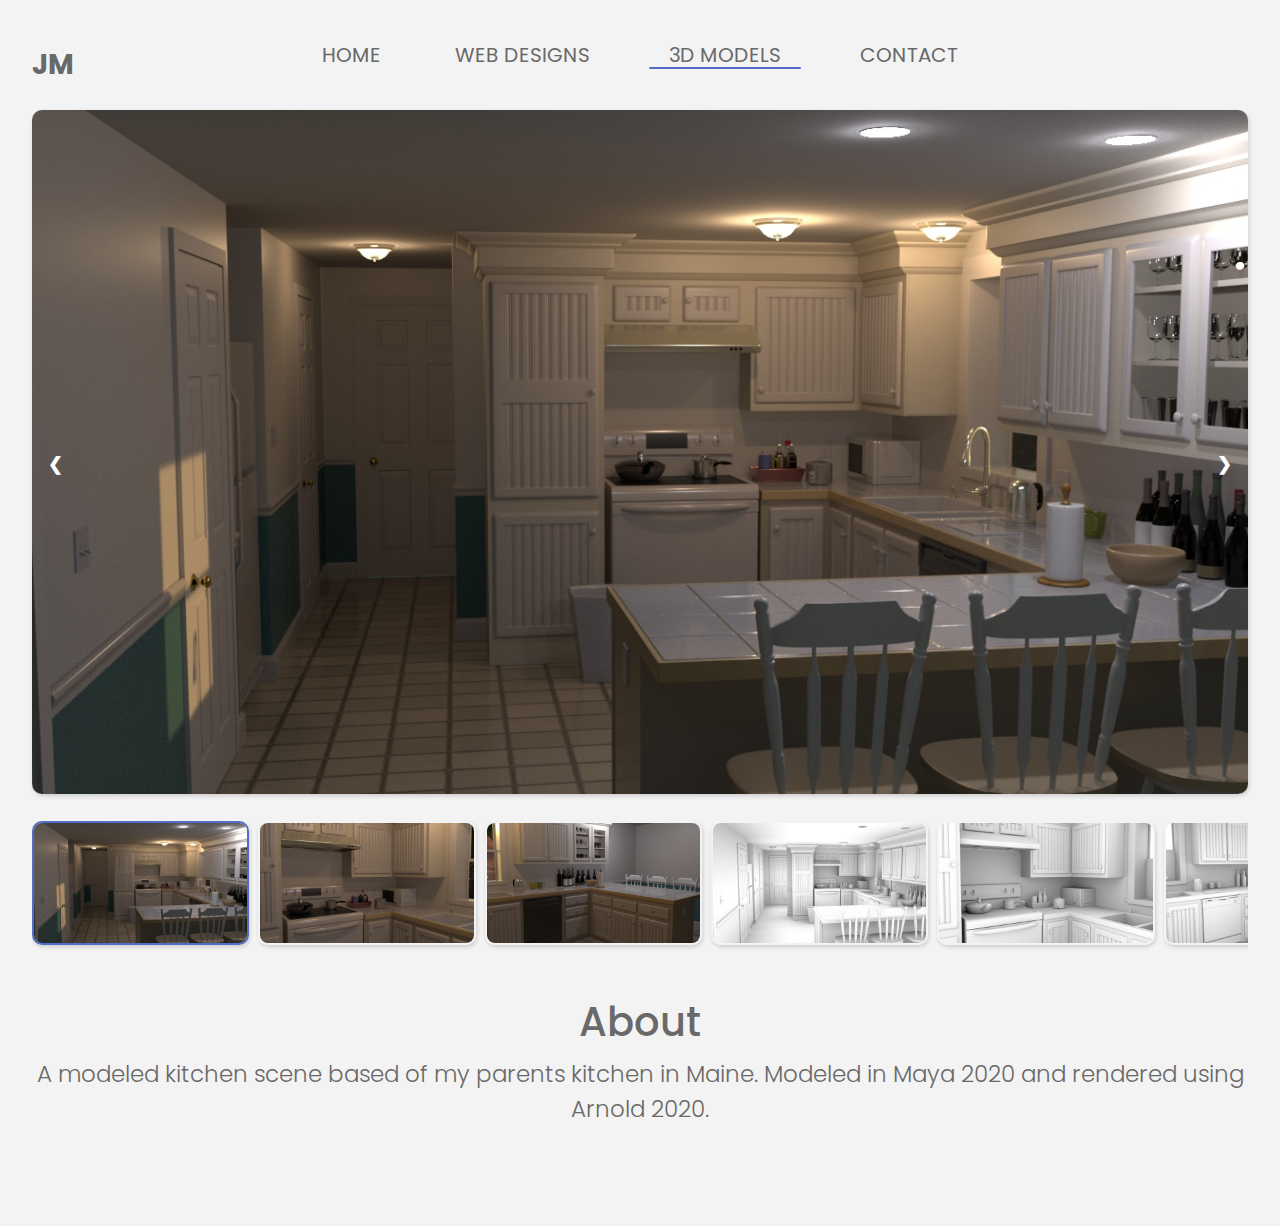
<file: KitchenModel.html>
<!DOCTYPE html>
<html lang="en">

<head>
    <meta charset="UTF-8">
    <meta http-equiv="X-UA-Compatible" content="IE=edge">
    <meta name="viewport" content="width=device-width, initial-scale=1.0">
    <title>Kitchen Model</title>
    <link rel="stylesheet" type="text/css" href="css/style.css">
    <link rel="stylesheet" type="text/css" href="css/modelSlides.css">
    <style>
        /* .slideshow {
            width: 95%;
            max-width: 1450px;
            position: relative;
            margin: auto;
        }

        .slideshow__slide {
            display: none;
        }

        .slideshow img {
            width: 100%;
            box-shadow: 1px 2px 4px rgb(0 0 0 / 0.16);
            border-radius: 10px;
        }

        .prev,
        .next {
            width: auto;
            cursor: pointer;
            position: absolute;
            top: 50%;
            margin-top: -22px;
            padding: 16px;
            font-weight: bold;
            font-size: 18px;
            transition: 0.6s ease;
            border-radius: 0 3px 3px 0;
            color: white;
        }

        .next {
            right: 0;
            border-radius: 3px 0 0 3px;
        }

        .prev:hover,
        .next:hover {
            background-color: rgba(0, 0, 0, 0.8);
        }

        .slideshow__carousel {
            width: 95%;
            height: auto;
            max-width: 1450px;
            position: relative;
            margin: auto;
            margin-top: 20px;
            margin-bottom: 50px;
            padding: 0;
            white-space: nowrap;
            overflow-x: auto;
        }

        .slideshow__carousel::-webkit-scrollbar {
            background-color: #CDCDCD;
            height: 18px;
            border-radius: 14px;
        }

        .slideshow__carousel::-webkit-scrollbar-thumb {
            background-color: #5A5A5A;
            min-width: 20%;
            border-radius: 10px;
        }

        .slideshow__button {
            height: 120px;
            border-radius: 10px;
            margin-right: 5px;
            cursor: pointer;
            border: 2px solid #f3f3f3;
            transition: border 0.3s ease;
            box-shadow: 1px 2px 4px rgb(0 0 0 / 0.16);
        }

        .active,
        .slideshow__button:hover {
            border: 2px solid #516DC9;
        }

        @media only screen and (max-width:1024px) {

            .prev,
            .next {
                width: auto;
                cursor: pointer;
                position: absolute;
                top: 50%;
                margin-top: -22px;
                padding: 16px;
                font-weight: bold;
                font-size: 18px;
                transition: 0.6s ease;
                border-radius: 0 3px 3px 0;
                color: white;
            }

            .next {
                right: 0;
                border-radius: 3px 0 0 3px;
            }

            .prev:hover,
            .next:hover {
                background-color: none;
            }

            .slideshow__carousel::-webkit-scrollbar {
                height: 12px;
            }

            .slideshow__button {
                height: 80px;
            }
        }

        @media only screen and (max-width:768px) {
            .slideshow {
                width: 100%;
            }

            .slideshow img {
                border-radius: 0px;
            }

            .slideshow__carousel {
                margin-top: 10px;
                margin-bottom: 40px;
            }

            .slideshow__button {
                height: 60px;
            }
        }

        .modelInfo {
            width: 95%;
            max-width: 1450px;
            margin: auto;
            margin-bottom: 100px;
            text-align: center;
        }

        .modelInfo h2 {
            font-size: 40px;
            line-height: 1em;
            font-weight: 500;
            color: #696969;
            margin: 0 0 15px;
        }

        .modelInfo p {
            font-size: 23px;
            font-weight: 300;
            line-height: 1.5em;
            margin: 0;
            color: #696969;
        }

        @media only screen and (max-width:1024px) {
            .modelInfo h2 {
                font-size: 28px;
            }

            .modelInfo p {
                font-size: 20px;
            }
        }

        @media only screen and (max-width:768px) {
            .modelInfo h2 {
                font-size: 24px;
                margin-bottom: 10px;
            }

            .modelInfo p {
                font-size: 16px;
            }
        } */
    </style>
</head>

<body>
    <!-- navigation -->
    <div class="logo">JM</div>


    <div class="nav">
        <div class="nav__logo">JM</div>
        <ul class="nav__list">
            <a href="index.html">
                <li class="nav__link">HOME</li>
            </a>
            <a href="WebDesigns.html">
                <li class="nav__link">WEB DESIGNS</li>
            </a>
            <a href="3D.html">
                <li class="nav__linkActive">3D MODELS</li>
            </a>

            <a href="contact.html">
                <li class="nav__link">CONTACT</li>
            </a>
        </ul>
    </div>



    <!-- Slideshow -->
    <div class="slideshow">

        <!-- Full-width images with number and caption text -->
        <div class="slideshow__slide">
            <img src="images/Kitchen/KitchenRender1.jpg">
        </div>
        <div class="slideshow__slide">
            <img src="images/Kitchen/KitchenRender2.jpg">
        </div>
        <div class="slideshow__slide">
            <img src="images/Kitchen/KitchenRender3.jpg">
        </div>
        <div class="slideshow__slide">
            <img src="images/Kitchen/KitchenRenderOcclusion1.jpg">
        </div>
        <div class="slideshow__slide">
            <img src="images/Kitchen/KitchenRenderOcclusion2.jpg">
        </div>
        <div class="slideshow__slide">
            <img src="images/Kitchen/KitchenRenderOcclusion3.jpg">
        </div>
        <div class="slideshow__slide">
            <img src="images/Kitchen/KitchenRenderWireframe1.jpg">
        </div>
        <div class="slideshow__slide">
            <img src="images/Kitchen/KitchenRenderWireframe2.jpg">
        </div>
        <div class="slideshow__slide">
            <img src="images/Kitchen/KitchenRenderWireframe3.jpg">
        </div>


        <!-- Next and previous buttons -->
        <a class="prev" onclick="plusSlides(-1)">&#10094;</a>
        <a class="next" onclick="plusSlides(1)">&#10095;</a>
    </div>

    <div class="slideshow__carousel">
        <img src="images/Kitchen/KitchenRender1.jpg" onclick="currentSlide(1)" class="slideshow__button">
        <img src="images/Kitchen/KitchenRender2.jpg" onclick="currentSlide(2)" class="slideshow__button">
        <img src="images/Kitchen/KitchenRender3.jpg" onclick="currentSlide(3)" class="slideshow__button">
        <img src="images/Kitchen/KitchenRenderOcclusion1.jpg" onclick="currentSlide(4)" class="slideshow__button">
        <img src="images/Kitchen/KitchenRenderOcclusion2.jpg" onclick="currentSlide(5)" class="slideshow__button">
        <img src="images/Kitchen/KitchenRenderOcclusion3.jpg" onclick="currentSlide(6)" class="slideshow__button">
        <img src="images/Kitchen/KitchenRenderWireframe1.jpg" onclick="currentSlide(7)" class="slideshow__button">
        <img src="images/Kitchen/KitchenRenderWireframe2.jpg" onclick="currentSlide(8)" class="slideshow__button">
        <img src="images/Kitchen/KitchenRenderWireframe3.jpg" onclick="currentSlide(9)" class="slideshow__button">
    </div>

    <div class="modelInfo">
        <h2>About</h2>
        <p>A modeled kitchen scene based of my parents kitchen in Maine. Modeled in Maya 2020 and rendered using Arnold
            2020.</p>
    </div>
</body>

<footer>
    <script src="javascript/models.js"></script>
</footer>

</html>
</file>
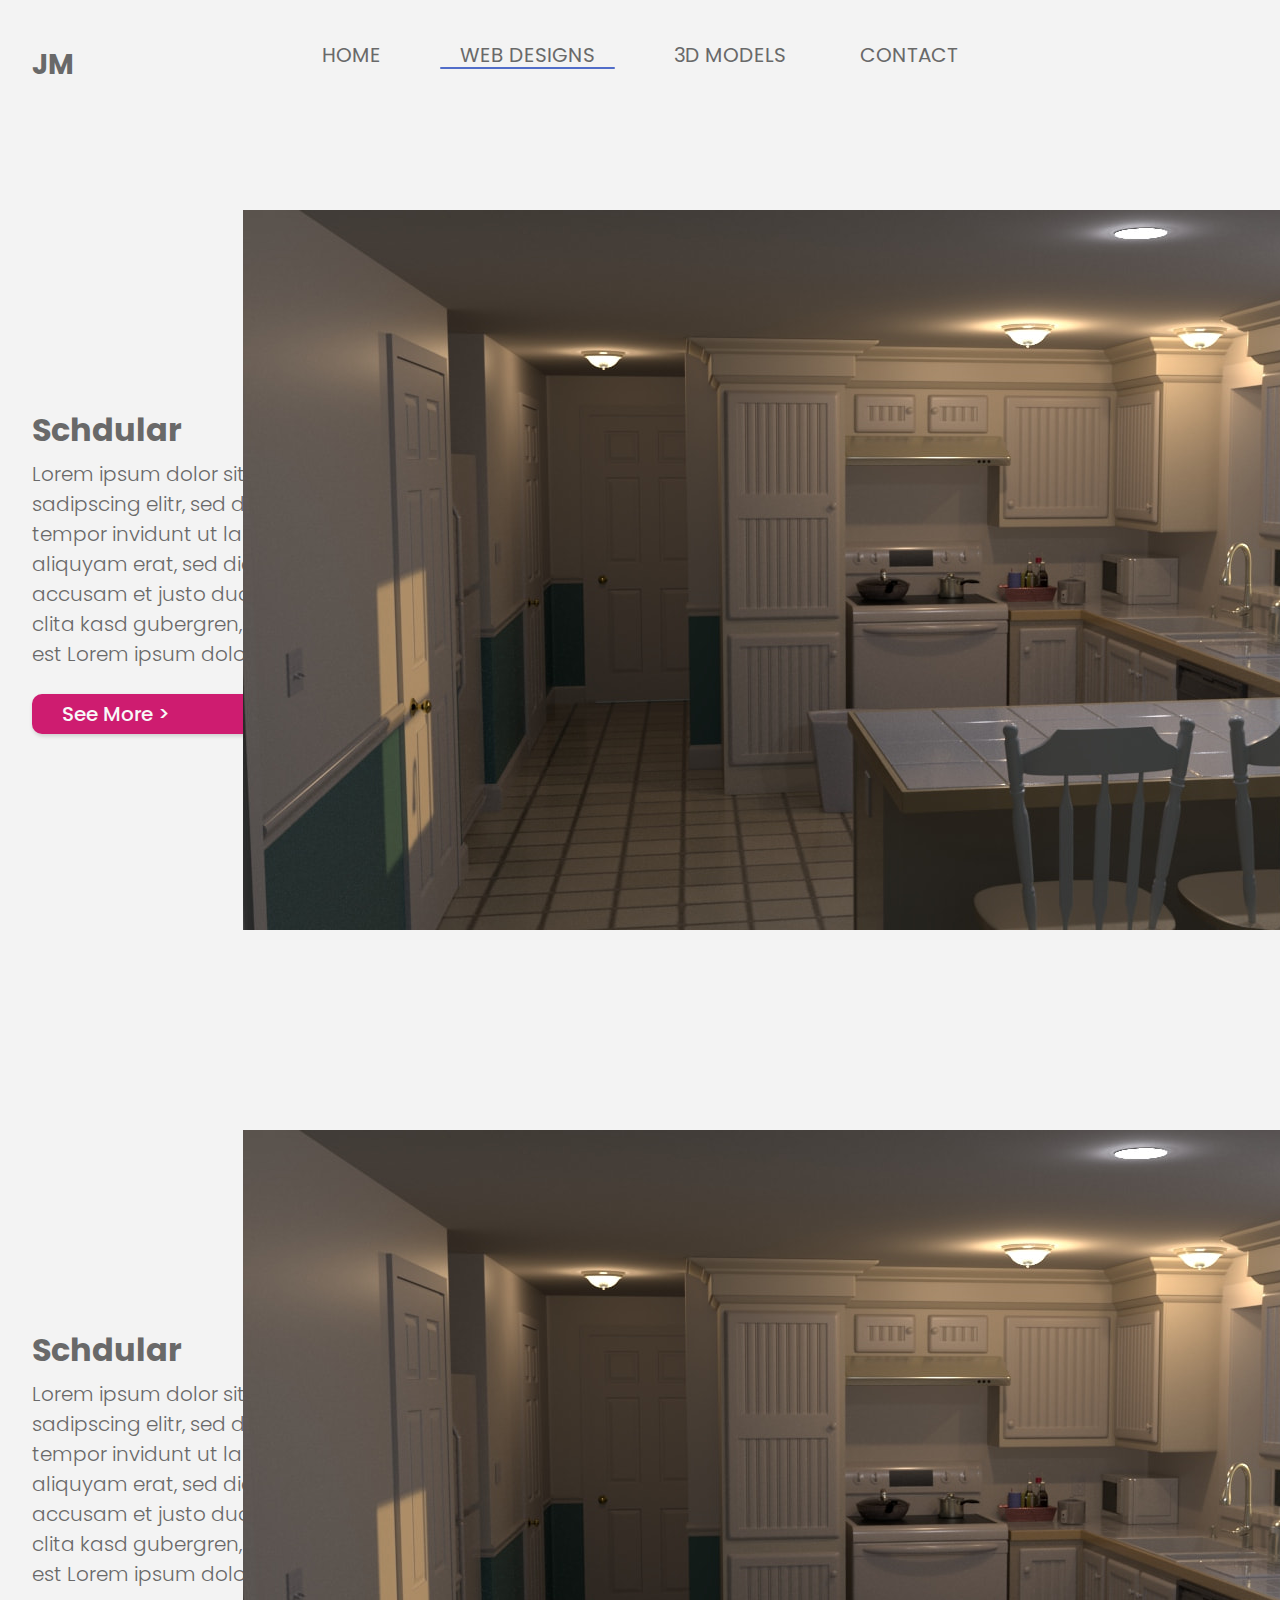
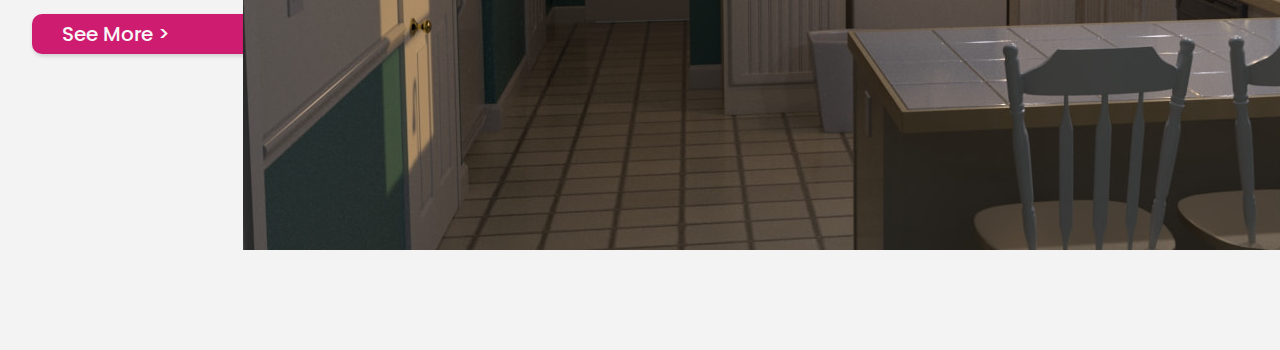
<file: WebDesigns.html>
<!DOCTYPE html>
<html lang="en">

<head>
    <meta charset="UTF-8">
    <meta http-equiv="X-UA-Compatible" content="IE=edge">
    <meta name="viewport" content="width=device-width, initial-scale=1.0">
    <title>Jonathan Ma's Web Designs</title>
    <link rel="stylesheet" type="text/css" href="css/style.css">

    <style>

    </style>
</head>

<body>
    <!-- navigation -->
    <div class="logo">JM</div>


    <div class="nav">
        <div class="nav__logo">JM</div>
        <ul class="nav__list">
            <a href="index.html">
                <li class="nav__link">HOME</li>
            </a>
            <a href="WebDesigns.html">
                <li class="nav__linkActive">WEB DESIGNS</li>
            </a>
            <a href="3D.html">
                <li class="nav__link">3D MODELS</li>
            </a>

            <a href="contact.html">
                <li class="nav__link">CONTACT</li>
            </a>
        </ul>
    </div>


    <div class="designs">
        <div class="designs__container">
            <div class="design__info">
                <h2 class="design__title">Schdular</h2>
                <p class="design__discription"> Lorem ipsum dolor sit amet, consetetur sadipscing elitr, sed diam nonumy
                    eirmod tempor invidunt ut labore et dolore magna aliquyam erat, sed diam voluptua. At vero eos et
                    accusam et justo duo dolores et ea rebum. Stet clita kasd gubergren, no sea takimata sanctus est
                    Lorem ipsum dolor sit amet. </p>
                <a href="" class="design__link">See More ></a>
            </div>
            <div class="design__preview">
                <img src="images/KitchenRender.jpg" alt="">
            </div>
        </div>
    </div>

    <div class="designs purple__background design__last">
        <div class="designs__container">
            <div class="design__info">
                <h2 class="design__title">Schdular</h2>
                <p class="design__discription"> Lorem ipsum dolor sit amet, consetetur sadipscing elitr, sed diam nonumy
                    eirmod tempor invidunt ut labore et dolore magna aliquyam erat, sed diam voluptua. At vero eos et
                    accusam et justo duo dolores et ea rebum. Stet clita kasd gubergren, no sea takimata sanctus est
                    Lorem ipsum dolor sit amet. </p>
                <a href="" class="design__link">See More ></a>
            </div>
            <div class="design__preview">
                <img src="images/KitchenRender.jpg" alt="">
            </div>
        </div>
    </div>

</body>

</html>
</file>
<file: css/style.css>
@import url('https://fonts.googleapis.com/css2?family=Poppins:wght@300;400;500;600;700&display=swap');

html {
    padding: 0;
    margin: 0;

}

body {
    font-family: 'Poppins', sans-serif;
    margin: 0;
    padding: 0;
    background-color: #f3f3f3;
}


/* navigation */
.nav {
    width: 95%;
    max-width: 1450px;
    height: auto;
    margin: auto;
    position: relative;
    display: flex;
    flex-direction: row;
    justify-content: center;
}

.nav__logo {
    position: absolute;
    left: 0;
    top: 40%;
    font-size: 28px;
    font-weight: 700;
    color: #696969;
}

.nav__list {
    list-style: none;
    padding: 40px 0;
    margin: 0;
}

.nav__list a {
    text-decoration: none;
    position: relative;
    color: #696969;
}


.nav__link {
    display: inline;
    position: relative;
    padding: 0 35px;
    font-size: 20px;
    font-weight: 400;
}

.nav__link::after {
    content: '';
    width: calc(100% - 40px);
    height: 2px;
    position: absolute;
    bottom: 0;
    right: 0;
    left: 20px;
    border-radius: 20px;
    transform-origin: center;
    transition: transform 250ms ease-in-out;
    transform: scaleX(0);
    background-color: #516DC9;
}

.nav__link:hover::after {
    transform: scaleY(1);
}

.nav__linkActive {
    display: inline;
    position: relative;
    padding: 0 40px;
    font-size: 20px;
    font-weight: 400;
}

.nav__linkActive::after {
    content: '';
    width: calc(100% - 40px);
    height: 2px;
    position: absolute;
    bottom: 0;
    right: 0;
    left: 20px;
    border-radius: 20px;
    background-color: #516DC9;
}

.logo {
    visibility: hidden;
    height: 0;
    width: 0;
}

@media only screen and (max-width:1024px) {
    .nav {
        justify-content: flex-end;
    }

    .nav__link {
        padding: 0 20px;
        font-size: 17px;
    }

    .nav__link::after {
        width: calc(100% - 20px);
        left: 10px;
    }

    .nav__linkActive {
        padding: 0 20px;
        font-size: 17px;
    }

    .nav__linkActive::after {
        width: calc(100% - 20px);
        left: 10px;
    }

    
}

@media only screen and (max-width:768px) {
    .nav {
        width: 100%;
        position: fixed;
        z-index: 100;
        bottom: 0;
        box-shadow: 0px 4px 6px rgb(0 0 0 / 0.16);
        justify-content: space-around;
        background-color: #EFEFEF;
    }

    .nav__logo {
        visibility: hidden;
    }

    .nav__list {
        list-style: none;
        padding: 20px 0;
        margin: 0;
    }

    .nav__link {
        display: inline;
        padding: 0 10px;
        font-size: 12px;
    }

    .nav__link::after {
        width: calc(100% - 10px);
        height: 1px;
        left: 5px;
    }

    .nav__linkActive {
        display: inline;
        padding: 0 10px;
        font-size: 12px;
    }

    .nav__linkActive::after {
        width: calc(100% - 10px);
        height: 1px;
        left: 5px;
    }

    .nav__link a {
        text-decoration: none;
        color: #696969;
    }

    .nav__link a:hover {
        color: #8D54CB;
    }

    .logo {
        width: 95%;
        height: 60px;
        margin: auto;
        visibility: visible;
        display: flex;
        flex-direction: row;
        justify-content: center;
        align-items: center;
        font-size: 28px;
        font-weight: 700;
        color: #696969;
    }
}


/*model*/
.models {
    width: 95%;
    max-width: 1450px;
    height: auto;
    margin: auto;
}

.models__row {
    margin-bottom: 50px;
    display: flex;
    flex-direction: row;
    justify-content: space-between;
}

.models__containerLeft {
    width: 50%;
    padding-right: 2%;
}

.models__containerRight {
    width: 50%;
    padding-left: 2%;
}

.models_preview {
    width: 100%;
    margin-bottom: 20px;
    border-radius: 5px;
    box-shadow: 1px 4px 6px rgb(0 0 0 / 0.16);
}

.models__title {
    margin: 0;
    font-size: 26px;
    font-weight: 500;
    display: inline-block;
    color: #696969;
}

.models__link {
    font-size: 26px;
    font-weight: 500;
    float: right;
    text-decoration: none;
    color: #CE1C70;
}

.models__discription {
    font-size: 20px;
    font-weight: 300;
    line-height: 1.5em;
    margin: 0;
    padding: 0;
    margin-top: 5px;
    color: #696969;
}

@media only screen and (max-width:1024px) {
    .models_preview {
        margin-bottom: 15px;
    }

    .models__title {
        font-size: 20px;
    }

    .models__link {
        font-size: 20px;
    }

    .models__discription {
        font-size: 18px;
    }
}

@media only screen and (max-width:768px) {
    .models {
        width: 100%;
        margin-bottom: 100px;
    }

    .models__row {
        display: block;
        margin: 0;
    }

    .models__containerLeft {
        width: 100%;
        padding-right: 0%;
    }

    .models__containerRight {
        width: 100%;
        padding-left: 0%;
    }

    .models_preview {
        width: 100%;
        border-radius: 0px;
        margin-bottom: 10px;
    }

    .models__title {
        font-size: 18px;
        margin-left: 2.5%;
    }

    .models__link {
        font-size: 18px;
        margin-right: 2.5%;
    }

    .models__discription {
        width: 95%;
        font-size: 16px;
        margin: auto;
        margin-bottom: 25px;
    }
}


/* web designs */
.designs {
    width: 100%;
    padding: 100px 0;
}

.designs__container {
    width: 95%;
    max-width: 1450px;
    margin: auto;
    display: flex;
    flex-direction: row;
    justify-content: flex-start;
}

.blue__background {
    background-color: #516DC9 ;
    padding: 150px 0;
    clip-path: polygon(0 7%, 100% 0, 100% 93%, 0 100%);
}

.design__info {
    width: 50%;
    display: flex;
    flex-direction: column;
    justify-content: center;
}

.design__title {
    font-size: 32px;
    font-weight: 700;
    margin: 0;
    margin-bottom: 5px;
    color: #696969;
}

.design__discription {
    font-size: 20px;
    font-weight: 300;
    line-height: 1.5em;
    margin: 0;
    margin-bottom: 5px;
    color: #696969;
}

.white__font {
    color: #F8F8F8;
}

.design__link {
    margin-top: 20px;
    padding: 5px 30px;
    border-radius: 10px;
    border: 0px;
    font-size: 20px;
    font-weight: 500;
    cursor: pointer;
    text-decoration: none;
    font-family: 'Poppins', sans-serif;
    box-shadow: 1px 2px 4px rgb(0 0 0 / 0.16);
    color: #F8F8F8;
    background-color: #CE1C70;
}

.blue__white {
    color: #516DC9;
    background-color: #F8F8F8;
}

.design__preview {
    width: 60%;
    display: flex;
    flex-direction: row;
    justify-content: center;
    align-items: center;
}

.design__previewLarge,
.design__previewSmall {
    width: 60%;
    display: flex;
    flex-direction: row;
    justify-content: center;
    align-items: center;
}

.design__previewSmall {
    height: 0px;
    width: 0px;
    visibility: hidden;

}

.design__previewLarge img,
.design__previewSmall img {
    width: 60%;
}

@media only screen and (max-width:1024px) {
    .designs {
        padding: 55px 0;
    }

    .designs__container {
        width: 95%;
        flex-direction: column;
    }

    .design__info {
        width: 100%;
        text-align: center;
    }

    .design__link {
        padding: 5px 20px;
        font-size: 18px;
        margin-bottom: 25px;
    }

    .design__discription {
        font-size: 18px;
    }

    .design__preview {
        width: 100%;
    }

    .design__previewSmall {
        width: 100%;
        height: auto;
        visibility: visible;
    }

    .design__previewLarge {
        height: 0px;
        width: 0px;
        visibility: hidden;

    }

    .design__previewSmall img {
        width: 70%;
    }
}

@media only screen and (max-width:768px) {
    .designs {
        padding: 60px 0;
    }

    .design__info {
        width: 100%;
        text-align: center;
    }

    .design__discription {
        font-size: 16px;
    }

    .design__previewSmall img {
        width: 80%;
    }

    .design__link {
        font-size: 16px;
    }

    .design__last {
        padding-bottom: 100px;
    }
}


/* Home */

.projects__backgroundTop {
    content: '';
    width: auto;
    height: 100px;
    margin-bottom: -1px;
    background-position: center;
}

.projects__backgroundBottom {
    content: '';
    width: auto;
    height: 100px;
    margin-top: -1px;
    margin-bottom: 20px;
    background-position: center;
}

.projects__background {
    width: 100%;
    height: auto;
    background-color: #516DC9;
}

.projects {
    width: 95%;
    max-width: 1450px;
    height: auto;
    margin: auto;
}

.projects__title {
    font-size: 50px;
    font-weight: 600;
    margin: 0;
    margin-top: -20px;
    margin-bottom: 40px;
    text-align: center;
    color: #F8F8F8;
}

.projects__container {
    width: 100%;
    height: auto;
    display: flex;
    flex-direction: row;
    justify-content: center;
}

.projects__models {
    width: 50%;
    height: auto;
    padding-right: 1%;
}

.projects__models img {
    width: 100%;
    margin-bottom: 20px;
    border-radius: 10px;
    box-shadow: 1px 4px 6px rgb(0 0 0 / 0.16);
}

.projects__designs {
    width: 50%;
    height: auto;
    padding-left: 1%;
}

.projects__designs img {
    width: 100%;
    margin-bottom: 20px;
    border-radius: 10px;
    box-shadow: 1px 4px 6px rgb(0 0 0 / 0.16);
}

.projects__button {
    margin-top: 20px;
    padding: 5px 30px;
    border-radius: 10px;
    border: 0px;
    font-size: 20px;
    font-weight: 600;
    cursor: pointer;
    text-decoration: none;
    font-family: 'Poppins', sans-serif;
    box-shadow: 1px 2px 4px rgb(0 0 0 / 0.16);
    color: #516DC9;
    background-color: #F8F8F8;
}

@media only screen and (max-width: 1024px) {
    .projects__title {
        margin-bottom: 35px;
    }

    .projects__models img {
        margin-bottom: 10px;
    }

    .projects__designs img {
        margin-bottom: 10px;
    }

    .projects__button {
        padding: 5px 20px;
        font-size: 18px;
        font-weight: 500;
    }
}

@media only screen and (max-width: 768px) {
    .projects {
        width: 100%;
    }

    .projects__title {
        font-size: 26px;
        margin-bottom: 20px;
    }

    .projects__container {
        flex-direction: column;
    }

    .projects__models {
        width: 100%;
        height: auto;
        padding: 0;
        display: flex;
        flex-direction: column;
        align-items: center;
    }

    .projects__models img {
        width: 100%;
        margin-bottom: 25px;
        border-radius: 0;
    }

    .projects__designs {
        width: 100%;
        height: auto;
        padding: 0;
        margin-top: 30px;
        display: flex;
        flex-direction: column;
        align-items: center;
    }

    .projects__designs img {
        width: 100%;
        margin-bottom: 25px;
        border-radius: 0px;
    }

    .projects__button {
        padding: 5px 20px;
        border-radius: 8px;
        font-size: 16px;
        margin: 0;
    }
}

.skills {
    width: 95%;
    max-width: 1450px;
    height: auto;
    margin: auto;
    margin-bottom: 100px;
    display: flex;
    flex-direction: row;
    justify-content: space-between;
}

.skills__title {
    position: relative;
    margin-bottom: 50px;
    margin-top: 75px;
    font-size: 50px;
    font-weight: 600;
    text-align: center;
    color: #516DC9;
}

.skills__title::before {
    content: '';
    position: absolute;
    top: 50%;
    left: calc(50% - 260px);
    width: 50px;
    height: 3px;
    background-color: #516DC9;
}

.skills__title::after {
    content: '';
    position: absolute;
    top: 50%;
    right: calc(50% - 260px);
    width: 50px;
    height: 3px;
    background-color: #516DC9;
}

.skills__card {
    width: 31%;
    height: 500px;
    margin: 0;
    margin-top: 10px;
    position: relative;
    display: flex;
    flex-direction: column;
    align-items: center;
    border-radius: 25px;
    box-shadow: 1px 4px 6px rgb(0 0 0 / 0.16);
    background-color: #F8F8F8;
}

.skills__card::before {
    content: '';
    position: absolute;
    width: 100%;
    height: 50px;
    z-index: -10;
    top: -15px;
    border-radius: 25px 25px 0 0;
    background-color: #D57CA6;
}

.skills__card:nth-child(2):before {
    background-color: #96A4D3;
}

.skills__card:nth-child(3):before {
    background-color: #B598D5;
}

.skills__icon {
    width: 100px;
    margin: auto;
    margin-top: 35px;
    height: auto;
}

.skills__icon img {
    width: 100%;
}

.skills__cardTitle {
    margin: 0;
    margin: 20px 0 5px;
    font-size: 26px;
    font-weight: 600;
    color: #696969;
}

.skills__list {
    width: 75%;
    list-style: none;
    margin: 0;
    padding: 0;
    font-size: 20px;
    font-weight: 500;
    text-align: center;
    vertical-align: middle;
    line-height: 45px;
    color: #F8F8F8;
}

.skills__list li {
    margin: 15px 0 20px;
    border-radius: 25px;
}

@media only screen and (max-width:1024px) {
    .skills {
        margin-bottom: 50px;
        flex-direction: column;
        justify-content: center;
    }

    .skills__title {
        margin-bottom: 40px;
        margin-top: 65px;
        font-size: 40px;
    }

    .skills__title::before {
        left: calc(50% - 220px);
    }
    
    .skills__title::after {
        right: calc(50% - 220px);
    }

    .skills__card {
        width: 100%;
        height: 180px;
        margin-bottom: 40px;
        display: flex;
        flex-direction: row;
        align-items: center;
    }

    .skills__card::before {
        top: -10px;
    }

    .skills__icon {
        width: 100px;
        margin: 0;
        height: auto;
    }

    .skills__cardTitle {
        margin: 0;
        font-size: 22px;
    }

    .skills__left {
        width: 300px;
        min-width: 300px;
        height: auto;
        display: flex;
        flex-direction: column;
        justify-content: center;
        align-items: center;
    }

    .skills__list {
        width: auto;
        font-size: 18px;
        line-height: 1em;
    }

    .skills__list li {
        margin: 8px 10px;
        padding: 10px 20px;
        float: left;
        border-radius: 25px;
    }
}

@media only screen and (max-width:768px) {
    .skills {
        margin-bottom: 30px;
    }

    .skills__title {
        font-size: 26px;
        margin-bottom: 25px;
        margin-top: 40px;
    }

    .skills__title::before {
        width: 25px;
        left: calc(50% - 135px);
    }

    .skills__title::after {
        width: 25px;
        right: calc(50% - 135px);
    }

    .skills__card {
        height: auto;
        padding-bottom: 25px;
        margin-bottom: 20px;
        flex-direction: column;
    }

    .skills__icon {
        width: 80px;
    }

    .skills__cardTitle {
        margin: 10px 0 5px;
        font-size: 20px;
    }

    .skills__left {
        width: 100%;
        min-width: none;
        height: auto;
        margin-top: 20px;
    }

    .skills__list {
        font-size: 16px;
        left: 50%;
        padding: 0 20px;
        margin: auto;

    }

    .skills__list li {
        margin: 8px 8px;
    }
}


.about {
    width: 95%;
    height: auto;
    max-width: 1450px;
    margin: auto;
    display: flex;
    flex-direction: row;
    justify-content: center;
    align-items: center;
}

.about__headshot {
    width: 60%;
    margin-left: -170px;
    position: relative;
}

.about__headshot img {
    width: 100%;
    display: block;
}

.about__headshotSmall {
    width: 0px;
    height: 0px;
    margin: 0px;
    padding: 0px;
    visibility: hidden;
}

.about__headshotSmall img {
    width: 100%;
}

.about__info {
    width: 60%;
    padding-left: 25px;
}

.about__title {
    margin: 0;
    margin-bottom: 15px;
    font-size: 32px;
    font-weight: 500;
    line-height: 1.3em;
    color: #696969;
}

.about__discription {
    margin: 0;
    margin-bottom: 40px;
    font-size: 23px;
    font-weight: 300;
    line-height: 1.6em;
    color: #696969;
}

.about__button {
    padding: 5px 40px;
    border-radius: 13px;
    border: 0px;
    font-size: 20px;
    font-weight: 600;
    font-family: 'Poppins', sans-serif;
    cursor: pointer;
    text-decoration: none;
    box-shadow: 1px 2px 4px rgb(0 0 0 / 0.16);
    color: #F8F8F8;
    background-color: #CE1C70;
}


@media only screen and (max-width: 1024px) {
    .about {
        flex-direction: column;
        margin-bottom: 70px;
    }

    .about__headshotSmall {
        width: 55%;
        height: auto;
        margin-bottom: 25px;
        margin: auto;
        visibility: visible;
    }

    .about__headshot {
        height: 0px;
        width: 0px;
        display: none;
        visibility:collapse;
    }

    .about__info {
        width: 100%;
        padding: 0;
        text-align: center;
    }

    .about__title {
        margin-bottom: 35px;
        font-size: 28px;
    }

    .about__discription {
        margin-top: 30px;
        font-size: 22px;
    }
}

@media only screen and (max-width: 768px) {
    .about {
        margin-bottom: 100px;
    }

    .about__title {
        margin-bottom: 20px;
        font-size: 22px;
    }

    .about__discription {
        font-size: 16px;
        margin-top: 20px;
        margin-bottom: 25px;
    }

    .about__button {
        border-radius: 8px;
        font-size: 16px;
    }
}

.highlight {
    color: #CE1C70;
}



/* contact */
.contact__background {
    width: 100%;
    height: 100vh;
    background-image: linear-gradient(rgba(0, 0, 0, 0.1), rgba(0, 0, 0, 0.1)), url('../images/WizardSceneRender.jpg');
    background-repeat: no-repeat;
    background-size: cover;
    background-position: center;
    display: flex;
    flex-direction: column;
    justify-content: center;
    align-items: center;
}

.contact {
    width: 95%;
    max-width: 1450px;
    height: auto;
    display: flex;
    flex-direction: column;
    justify-content: center;
    align-items: center;
}

.contact h2 {
    font-size: 22px;
    font-weight: 500;
    margin: 0px;
    color: #EFEFEF;
}

.contact input {
    width: 50%;
    min-width: 300px;
    margin: 10px 0 50px;
    padding: 8px 10px;
    border-radius: 5px;
    border: 0;
    font-size: 18px;
    font-family: 'Poppins', sans-serif;
    font-weight: 500;
    color: #696969;
}

.contact input:focus {
    outline: none;
    border: 2px solid #516DC9;
}

.contact textarea {
    width: 50%;
    min-width: 300px;
    height: 200px;
    margin: 10px 0 50px;
    padding: 8px 10px;
    border-radius: 5px;
    border: 0;
    font-size: 18px;
    font-family: 'Poppins', sans-serif;
    font-weight: 500;
    line-height: 1.5em;
    resize: none;
    color: #696969;
}

.contact textarea:focus {
    outline: none;
    border: 2px solid #516DC9;
}

.contact button {
    font-size: 22px;
    font-weight: 500;
    padding: 5px 35px;
    border-radius: 5px;
    border: 0;
    cursor: pointer;
    color: #EFEFEF;
    background-color: #CE1C70;
}

@media only screen and (max-width:1024px) {
    .contact input {
        font-size: 16px;
    }

    .contact textarea {
        font-size: 16px;
    }
}

@media only screen and (max-width:768px) {

    .contact h2 {
        font-size: 18px;
    }

    .contact input {
        font-size: 12px;
        margin-bottom: 25px;
    }

    .contact textarea {
        height: 150px;
        font-size: 12px;
    }

    .contact button {
        font-size: 18px;
    }
}


/* Thank You */


.thanks {
    margin: 0;
    text-align: center;
    font-size: 60px;
    font-weight: 600;
    line-height: 1.5em;
    color: #EFEFEF;
}

@media only screen and (max-width:1024px) {
    .thanks {
        font-size: 50px;
    }
}

@media only screen and (max-width:768px) {
    .thanks {
        font-size: 40px;
    }
}
</file>
<file: css/modelSlides.css>
.slideshow {
    width: 95%;
    max-width: 1450px;
    position: relative;
    margin: auto;
}

.slideshow__slide {
    display: none;
}

.slideshow img {
    width: 100%;
    box-shadow: 1px 2px 4px rgb(0 0 0 / 0.16);
    border-radius: 10px;
}

.prev,
.next {
    width: auto;
    cursor: pointer;
    position: absolute;
    top: 50%;
    margin-top: -22px;
    padding: 16px;
    font-weight: bold;
    font-size: 18px;
    transition: 0.6s ease;
    border-radius: 0 3px 3px 0;
    color: white;
}

.next {
    right: 0;
    border-radius: 3px 0 0 3px;
}

.prev:hover,
.next:hover {
    background-color: rgba(0, 0, 0, 0.8);
}

.slideshow__carousel {
    width: 95%;
    height: auto;
    max-width: 1450px;
    position: relative;
    margin: auto;
    margin-top: 20px;
    margin-bottom: 50px;
    padding: 0;
    white-space: nowrap;
    overflow-x: auto;
}

.slideshow__carousel::-webkit-scrollbar {
    background-color: #CDCDCD;
    height: 18px;
    border-radius: 14px;
}

.slideshow__carousel::-webkit-scrollbar-thumb {
    background-color: #5A5A5A;
    min-width: 20%;
    border-radius: 10px;
}

.slideshow__button {
    height: 120px;
    border-radius: 10px;
    margin-right: 5px;
    cursor: pointer;
    border: 2px solid #f3f3f3;
    transition: border 0.3s ease;
    box-shadow: 1px 2px 4px rgb(0 0 0 / 0.16);
}

.active,
.slideshow__button:hover {
    border: 2px solid #516DC9;
}

@media only screen and (max-width:1024px) {

    .prev,
    .next {
        width: auto;
        cursor: pointer;
        position: absolute;
        top: 50%;
        margin-top: -22px;
        padding: 16px;
        font-weight: bold;
        font-size: 18px;
        transition: 0.6s ease;
        border-radius: 0 3px 3px 0;
        color: white;
    }

    .next {
        right: 0;
        border-radius: 3px 0 0 3px;
    }

    .prev:hover,
    .next:hover {
        background-color: none;
    }

    .slideshow__carousel::-webkit-scrollbar {
        height: 12px;
    }

    .slideshow__button {
        height: 80px;
    }
}

@media only screen and (max-width:768px) {
    .slideshow {
        width: 100%;
    }

    .slideshow img {
        border-radius: 0px;
    }

    .slideshow__carousel {
        margin-top: 10px;
        margin-bottom: 40px;
    }

    .slideshow__button {
        height: 60px;
    }
}

.modelInfo {
    width: 95%;
    max-width: 1450px;
    margin: auto;
    margin-bottom: 100px;
    text-align: center;
}

.modelInfo h2 {
    font-size: 40px;
    line-height: 1em;
    font-weight: 500;
    color: #696969;
    margin: 0 0 15px;
}

.modelInfo p {
    font-size: 23px;
    font-weight: 300;
    line-height: 1.5em;
    margin: 0;
    color: #696969;
}

@media only screen and (max-width:1024px) {
    .modelInfo h2 {
        font-size: 28px;
    }

    .modelInfo p {
        font-size: 20px;
    }
}

@media only screen and (max-width:768px) {
    .modelInfo h2 {
        font-size: 24px;
        margin-bottom: 10px;
    }

    .modelInfo p {
        font-size: 16px;
    }
}
</file>
